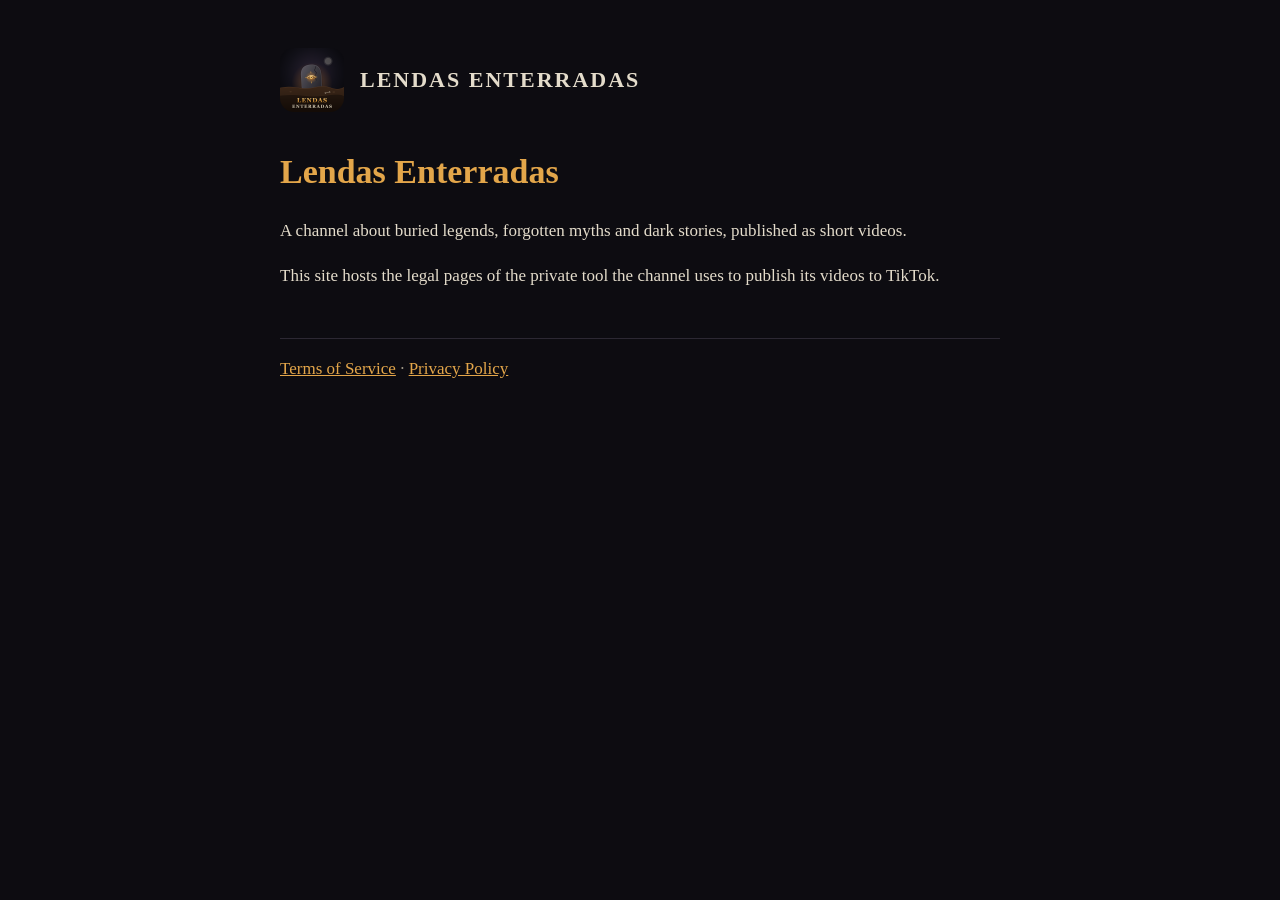
<file: index.html>
<!doctype html>
<html lang="en">
<head>
  <meta charset="utf-8">
  <meta name="viewport" content="width=device-width, initial-scale=1">
  <title>Lendas Enterradas</title>
  <link rel="icon" href="icon.png">
  <link rel="stylesheet" href="style.css">
</head>
<body>
<main>
  <header>
    <img src="icon.png" alt="Lendas Enterradas icon" width="64" height="64">
    <a href="./">LENDAS ENTERRADAS</a>
  </header>

  <h1>Lendas Enterradas</h1>
  <p>A channel about buried legends, forgotten myths and dark stories, published as short videos.</p>
  <p>This site hosts the legal pages of the private tool the channel uses to publish its videos to TikTok.</p>

  <nav><a href="terms.html">Terms of Service</a> · <a href="privacy.html">Privacy Policy</a></nav>
</main>
</body>
</html>
</file>
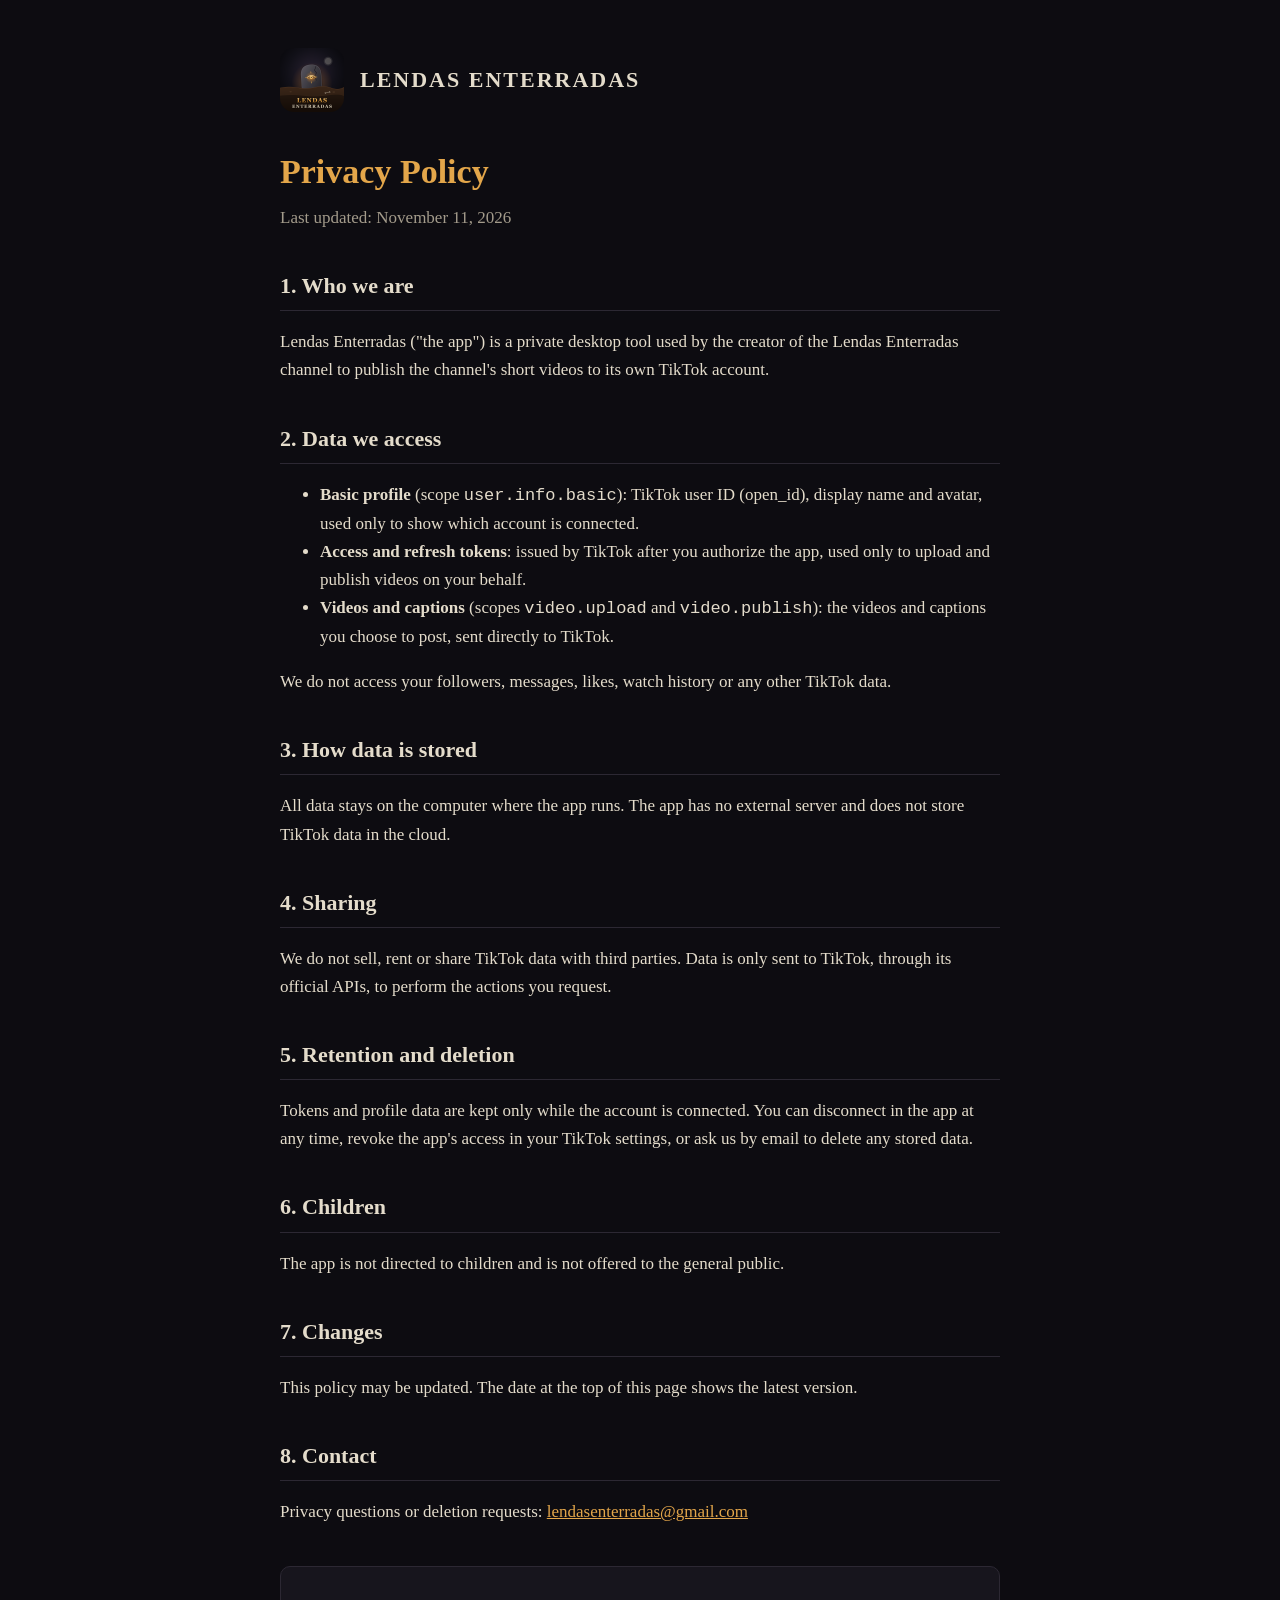
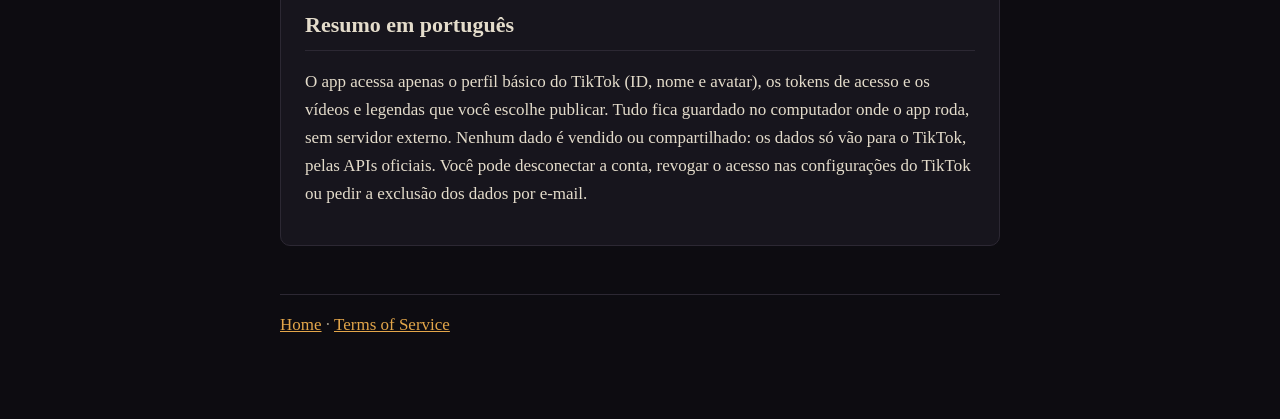
<file: privacy.html>
<!doctype html>
<html lang="en">
<head>
  <meta charset="utf-8">
  <meta name="viewport" content="width=device-width, initial-scale=1">
  <title>Privacy Policy — Lendas Enterradas</title>
  <link rel="icon" href="icon.png">
  <link rel="stylesheet" href="style.css">
</head>
<body>
<main>
  <header>
    <img src="icon.png" alt="Lendas Enterradas icon" width="64" height="64">
    <a href="./">LENDAS ENTERRADAS</a>
  </header>

  <h1>Privacy Policy</h1>
  <p class="updated">Last updated: November 11, 2026</p>

  <h2>1. Who we are</h2>
  <p>Lendas Enterradas ("the app") is a private desktop tool used by the creator of the Lendas Enterradas channel to publish the channel's short videos to its own TikTok account.</p>

  <h2>2. Data we access</h2>
  <ul>
    <li><strong>Basic profile</strong> (scope <code>user.info.basic</code>): TikTok user ID (open_id), display name and avatar, used only to show which account is connected.</li>
    <li><strong>Access and refresh tokens</strong>: issued by TikTok after you authorize the app, used only to upload and publish videos on your behalf.</li>
    <li><strong>Videos and captions</strong> (scopes <code>video.upload</code> and <code>video.publish</code>): the videos and captions you choose to post, sent directly to TikTok.</li>
  </ul>
  <p>We do not access your followers, messages, likes, watch history or any other TikTok data.</p>

  <h2>3. How data is stored</h2>
  <p>All data stays on the computer where the app runs. The app has no external server and does not store TikTok data in the cloud.</p>

  <h2>4. Sharing</h2>
  <p>We do not sell, rent or share TikTok data with third parties. Data is only sent to TikTok, through its official APIs, to perform the actions you request.</p>

  <h2>5. Retention and deletion</h2>
  <p>Tokens and profile data are kept only while the account is connected. You can disconnect in the app at any time, revoke the app's access in your TikTok settings, or ask us by email to delete any stored data.</p>

  <h2>6. Children</h2>
  <p>The app is not directed to children and is not offered to the general public.</p>

  <h2>7. Changes</h2>
  <p>This policy may be updated. The date at the top of this page shows the latest version.</p>

  <h2>8. Contact</h2>
  <p>Privacy questions or deletion requests: <a href="mailto:lendasenterradas@gmail.com">lendasenterradas@gmail.com</a></p>

  <section class="lang" lang="pt-BR">
    <h2>Resumo em português</h2>
    <p>O app acessa apenas o perfil básico do TikTok (ID, nome e avatar), os tokens de acesso e os vídeos e legendas que você escolhe publicar. Tudo fica guardado no computador onde o app roda, sem servidor externo. Nenhum dado é vendido ou compartilhado: os dados só vão para o TikTok, pelas APIs oficiais. Você pode desconectar a conta, revogar o acesso nas configurações do TikTok ou pedir a exclusão dos dados por e-mail.</p>
  </section>

  <nav><a href="./">Home</a> · <a href="terms.html">Terms of Service</a></nav>
</main>
</body>
</html>
</file>
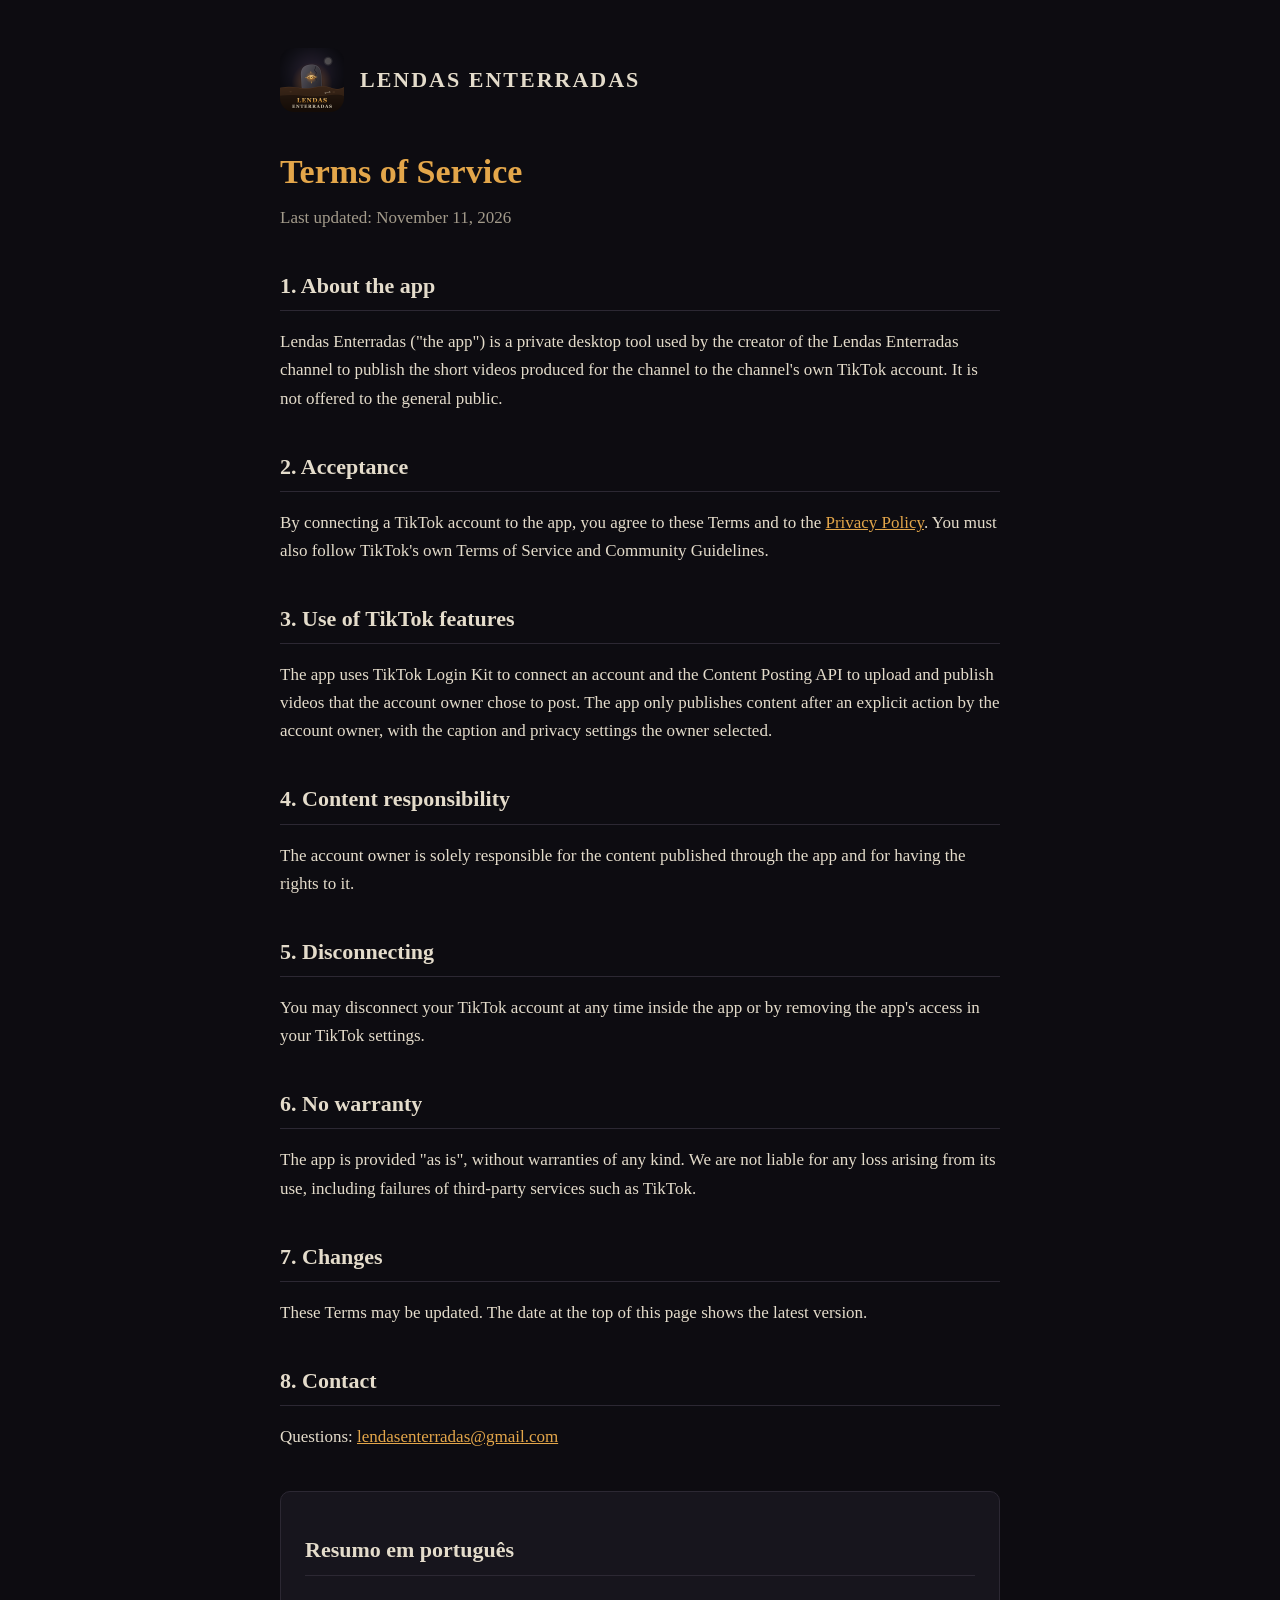
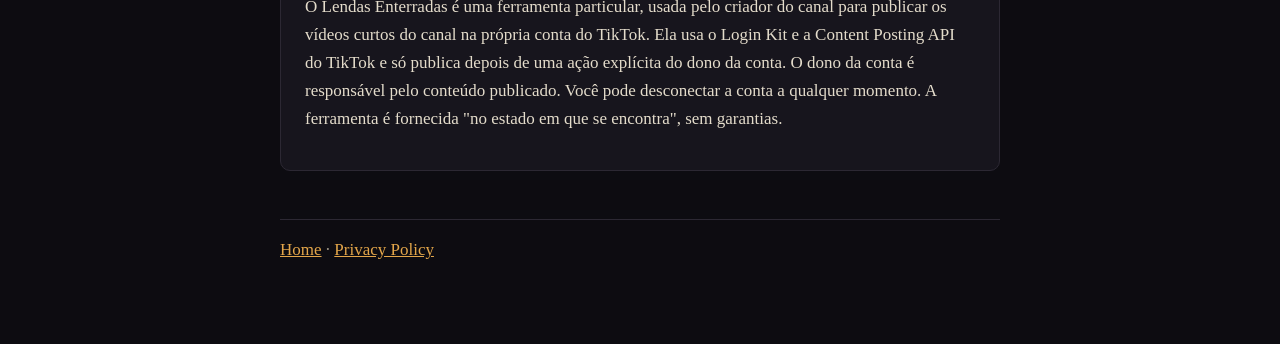
<file: terms.html>
<!doctype html>
<html lang="en">
<head>
  <meta charset="utf-8">
  <meta name="viewport" content="width=device-width, initial-scale=1">
  <title>Terms of Service — Lendas Enterradas</title>
  <link rel="icon" href="icon.png">
  <link rel="stylesheet" href="style.css">
</head>
<body>
<main>
  <header>
    <img src="icon.png" alt="Lendas Enterradas icon" width="64" height="64">
    <a href="./">LENDAS ENTERRADAS</a>
  </header>

  <h1>Terms of Service</h1>
  <p class="updated">Last updated: November 11, 2026</p>

  <h2>1. About the app</h2>
  <p>Lendas Enterradas ("the app") is a private desktop tool used by the creator of the Lendas Enterradas channel to publish the short videos produced for the channel to the channel's own TikTok account. It is not offered to the general public.</p>

  <h2>2. Acceptance</h2>
  <p>By connecting a TikTok account to the app, you agree to these Terms and to the <a href="privacy.html">Privacy Policy</a>. You must also follow TikTok's own Terms of Service and Community Guidelines.</p>

  <h2>3. Use of TikTok features</h2>
  <p>The app uses TikTok Login Kit to connect an account and the Content Posting API to upload and publish videos that the account owner chose to post. The app only publishes content after an explicit action by the account owner, with the caption and privacy settings the owner selected.</p>

  <h2>4. Content responsibility</h2>
  <p>The account owner is solely responsible for the content published through the app and for having the rights to it.</p>

  <h2>5. Disconnecting</h2>
  <p>You may disconnect your TikTok account at any time inside the app or by removing the app's access in your TikTok settings.</p>

  <h2>6. No warranty</h2>
  <p>The app is provided "as is", without warranties of any kind. We are not liable for any loss arising from its use, including failures of third-party services such as TikTok.</p>

  <h2>7. Changes</h2>
  <p>These Terms may be updated. The date at the top of this page shows the latest version.</p>

  <h2>8. Contact</h2>
  <p>Questions: <a href="mailto:lendasenterradas@gmail.com">lendasenterradas@gmail.com</a></p>

  <section class="lang" lang="pt-BR">
    <h2>Resumo em português</h2>
    <p>O Lendas Enterradas é uma ferramenta particular, usada pelo criador do canal para publicar os vídeos curtos do canal na própria conta do TikTok. Ela usa o Login Kit e a Content Posting API do TikTok e só publica depois de uma ação explícita do dono da conta. O dono da conta é responsável pelo conteúdo publicado. Você pode desconectar a conta a qualquer momento. A ferramenta é fornecida "no estado em que se encontra", sem garantias.</p>
  </section>

  <nav><a href="./">Home</a> · <a href="privacy.html">Privacy Policy</a></nav>
</main>
</body>
</html>
</file>
<file: style.css>
:root {
  --bg: #0d0c11;
  --surface: #17151d;
  --text: #e4dccb;
  --muted: #a39b8b;
  --gold: #e3a64a;
  --line: #2c2833;
}

* { box-sizing: border-box; }

body {
  margin: 0;
  background: var(--bg);
  color: var(--text);
  font: 17px/1.65 Georgia, "Times New Roman", serif;
}

main {
  max-width: 760px;
  margin: 0 auto;
  padding: 48px 20px 80px;
}

header {
  display: flex;
  align-items: center;
  gap: 16px;
  margin-bottom: 32px;
}

header img { width: 64px; height: 64px; border-radius: 14px; }

header a { color: var(--text); text-decoration: none; font-size: 22px; font-weight: 700; letter-spacing: 2px; }

h1 { color: var(--gold); font-size: 34px; margin: 0 0 4px; }

h2 { font-size: 22px; margin: 36px 0 8px; border-bottom: 1px solid var(--line); padding-bottom: 6px; }

.updated { color: var(--muted); margin: 0 0 24px; }

a { color: var(--gold); }

nav { margin-top: 48px; padding-top: 16px; border-top: 1px solid var(--line); color: var(--muted); }

.lang { background: var(--surface); border: 1px solid var(--line); border-radius: 10px; padding: 4px 24px 20px; margin-top: 40px; }
</file>
